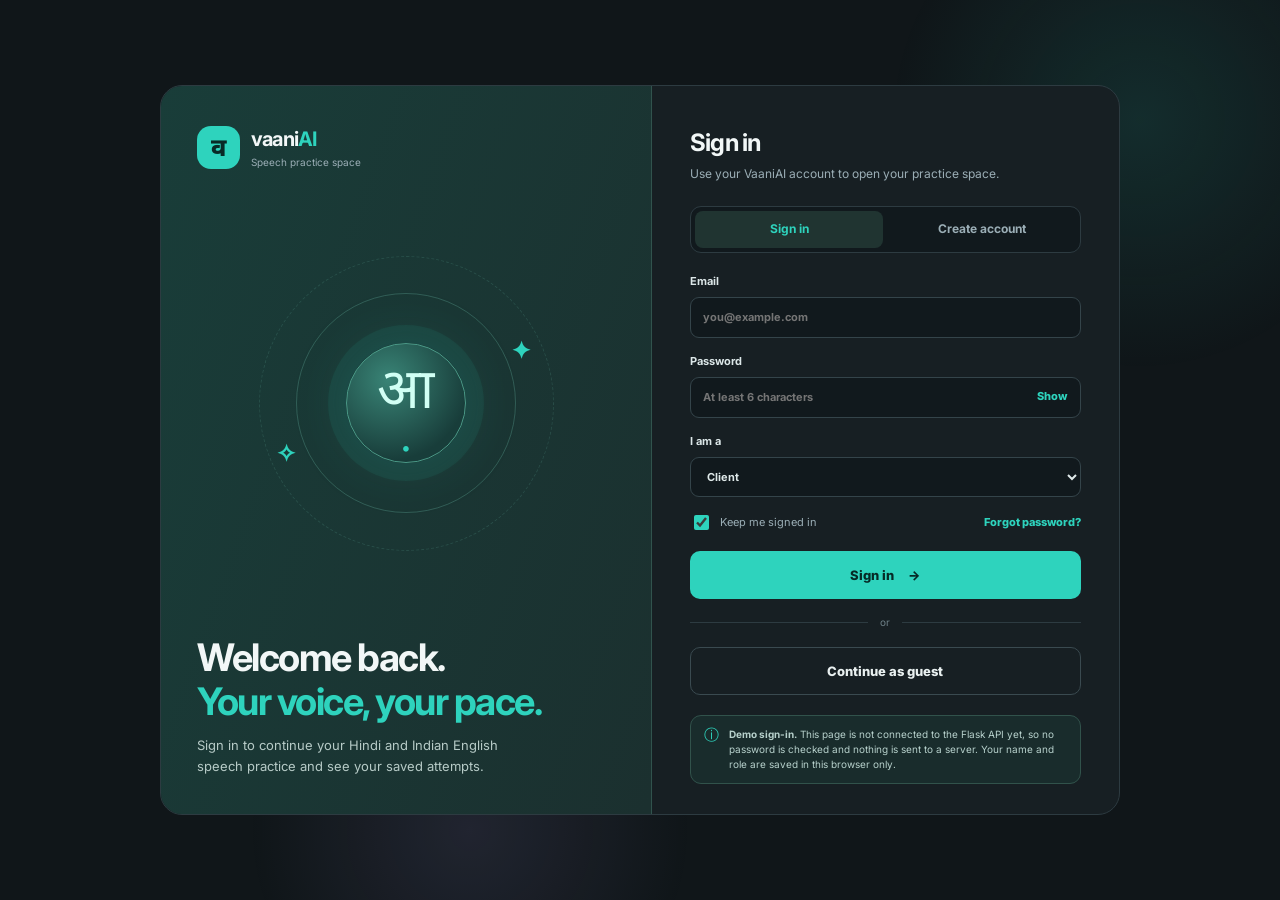
<file: index.html>
<!doctype html>
<html lang="en">
<head>
  <meta charset="utf-8">
  <meta name="viewport" content="width=device-width,initial-scale=1">
  <title>VaaniAI | Speech Practice</title>
  <script>
    /* Show the login screen first unless a demo session exists. */
    try{if(!(localStorage.getItem("vaaniai_demo_signed_in")||sessionStorage.getItem("vaaniai_demo_signed_in")))document.documentElement.classList.add("logged-out")}catch(e){document.documentElement.classList.add("logged-out")}
  </script>
  <link rel="stylesheet" href="styles.css">
  <link rel="stylesheet" href="animations.css">
  <link rel="preconnect" href="https://fonts.googleapis.com">
  <link href="https://fonts.googleapis.com/css2?family=Inter:wght@400;500;600;700;800&family=Noto+Sans+Devanagari:wght@400;500;600;700&display=swap" rel="stylesheet">
</head>
<body>
<!-- ===== Login screen (shown when signed out) ===== -->
<div class="login-shell" id="loginView">
  <div class="login-card">

    <section class="login-hero" aria-hidden="false">
      <a class="brand" href="#" aria-label="VaaniAI home"><span class="logo">व</span><span><b>vaani<span>AI</span></b><small>Speech practice space</small></span></a>

      <div class="hero-art" aria-hidden="true">
        <div class="ring ring1"></div><div class="ring ring2"></div>
        <div class="speech-orb"><em id="loginOrbLetter">आ</em><span>•</span></div>
        <div class="wave"><i></i><i></i><i></i><i></i><i></i><i></i><i></i><i></i><i></i><i></i><i></i></div>
        <b class="star star1">✦</b><b class="star star2">✧</b>
      </div>

      <div>
        <h1>Welcome back.<br><em>Your voice, your pace.</em></h1>
        <p>Sign in to continue your Hindi and Indian English speech practice and see your saved attempts.</p>
      </div>
    </section>

    <section class="login-form-wrap">
      <h2 id="formTitle">Sign in</h2>
      <p id="formSub">Use your VaaniAI account to open your practice space.</p>

      <div class="mode-switch" role="tablist" aria-label="Account mode">
        <button type="button" role="tab" id="tabLogin" aria-selected="true">Sign in</button>
        <button type="button" role="tab" id="tabRegister" aria-selected="false">Create account</button>
      </div>

      <form class="login-form" id="loginForm" novalidate>
        <label class="field only-register" id="nameField" hidden>Full name
          <input type="text" id="fullName" autocomplete="name" placeholder="Your name" maxlength="35">
          <span class="field-error" id="nameError"></span>
        </label>

        <label class="field">Email
          <input type="email" id="email" autocomplete="email" placeholder="you@example.com" required>
          <span class="field-error" id="emailError"></span>
        </label>

        <label class="field">Password
          <span class="pw-row">
            <input type="password" id="password" autocomplete="current-password" placeholder="At least 6 characters" required>
            <button type="button" class="pw-toggle" id="pwToggle" aria-label="Show password" aria-pressed="false">Show</button>
          </span>
          <span class="field-error" id="passwordError"></span>
        </label>

        <label class="field">I am a
          <select id="role">
            <option value="Client">Client</option>
            <option value="Clinician">Clinician</option>
            <option value="Administrator">Administrator</option>
          </select>
        </label>

        <div class="form-row">
          <label class="check"><input type="checkbox" id="remember" checked> Keep me signed in</label>
          <button type="button" class="link-button" id="forgotBtn">Forgot password?</button>
        </div>

        <button class="button primary full" type="submit" id="submitBtn">Sign in <span>→</span></button>
        <div class="divider">or</div>
        <button class="button outline full" type="button" id="guestBtn">Continue as guest</button>
      </form>

      <div class="login-note">
        <span>ⓘ</span>
        <p><b>Demo sign-in.</b> This page is not connected to the Flask API yet, so no password is checked and nothing is sent to a server. Your name and role are saved in this browser only.</p>
      </div>
    </section>
  </div>
</div>

<div class="app">
  <aside class="sidebar" id="sidebar">
    <a class="brand" href="#" aria-label="VaaniAI home"><span class="logo">व</span><span><b>vaani<span>AI</span></b><small>Speech practice space</small></span></a>
    <div class="user-card"><div class="user-avatar" id="userAvatar">Y</div><div><strong id="userName">Yuval</strong><small id="roleLabel">Client workspace</small></div><span class="online-dot"></span></div>
    <nav>
      <button class="nav active" data-tab="home"><span>⌂</span> Home</button>
      <button class="nav" data-tab="practice"><span>♫</span> Speech practice</button>
      <button class="nav" data-tab="progress"><span>▥</span> My progress</button>
      <button class="nav" data-tab="twisters"><span>≈</span> Tongue twisters</button>
      <button class="nav" data-tab="learn"><span>✦</span> Learn & support</button>
    </nav>
    <div class="side-bottom">
      <button class="side-action" id="profileBtn">⚙ Profile & role</button>
      <button class="side-action" id="logoutBtn">⎋ Log out</button>
      <p class="side-foot">A practice aid, not a diagnosis.</p>
    </div>
  </aside>

  <main class="main">
    <header class="topbar">
      <button class="menu-button" id="menuButton" aria-label="Open menu">☰</button>
      <div><p class="overline">HINDI + ENGLISH SPEECH PRACTICE</p><h1 id="pageTitle">Welcome to VaaniAI</h1></div>
      <div class="top-right">
        <div class="profile-wrap">
          <button class="user-chip" id="userChip" aria-haspopup="menu" aria-expanded="false" aria-controls="profileMenu"><span id="chipInitial">Y</span><span id="chipName">Yuval</span><span class="chev" aria-hidden="true">⌄</span></button>
          <div class="profile-menu" id="profileMenu" role="menu" aria-label="Account menu" hidden>
            <div class="pm-head"><span class="pm-avatar" id="pmAvatar">Y</span><div><strong id="pmName">Yuval</strong><small id="pmRole">Client workspace</small></div></div>
            <p class="pm-label">ACCOUNT</p>
            <button class="pm-item" role="menuitem" id="pmEdit"><span>✎</span> Edit name &amp; role</button>
            <button class="pm-item" role="menuitem" data-go="progress"><span>▥</span> My progress</button>
            <p class="pm-label">EXPLORE</p>
            <button class="pm-item" role="menuitem" data-go="twisters"><span>≈</span> Tongue twisters</button>
            <button class="pm-item" role="menuitem" data-go="practice"><span>♫</span> Speech practice</button>
            <button class="pm-item" role="menuitem" data-go="learn"><span>✦</span> Learn &amp; support</button>
            <div class="pm-sep"></div>
            <button class="pm-item pm-danger" role="menuitem" id="pmLogout"><span>⎋</span> Log out</button>
          </div>
        </div>
      </div>
    </header>

    <section class="screen active" id="home">
      <div class="welcome">
        <div class="welcome-copy">
          <span class="tag">YOUR VOICE, YOUR PACE</span>
          <h2>Practice a little.<br><em>Grow with confidence.</em></h2>
          <p>A friendly space to practise speech sounds in Hindi and Indian English, record attempts, and reflect on progress.</p>
          <button class="button primary" data-go="practice">Start a practice session <span>→</span></button>
        </div>
        <div class="welcome-art" aria-hidden="true"><div class="ring ring1"></div><div class="ring ring2"></div><div class="speech-orb"><em id="orbLetter">आ</em><span>•</span></div><div class="wave"><i></i><i></i><i></i><i></i><i></i><i></i><i></i><i></i><i></i><i></i><i></i></div><b class="star star1">✦</b><b class="star star2">✧</b></div>
      </div>
      <div class="section-head"><div><p class="overline">YOUR PRACTICE SPACE</p><h2>Let’s take the next small step</h2></div><span class="date" id="today"></span></div>
      <div class="metrics">
        <article class="metric"><span class="metric-icon teal">♫</span><div><small>Practice attempts</small><strong id="attemptCount">0</strong><p>Saved in this browser</p></div></article>
        <article class="metric"><span class="metric-icon violet">◉</span><div><small>Current language</small><strong id="homeLanguage">Hindi</strong><p>Change it in practice</p></div></article>
        <article class="metric"><span class="metric-icon amber">✦</span><div><small>Practice focus</small><strong class="small-strong" id="homeFocus">Choose a sound</strong><p>One sound at a time</p></div></article>
      </div>
      <div class="home-grid">
        <article class="panel next-step"><div class="panel-head"><div><p class="overline">SUGGESTED ACTIVITY</p><h3>Listen, then try saying it</h3></div><span class="arrow-bubble">↗</span></div><p>Choose a language and target sound. Listen to the example, practise at your own pace, and save your attempt.</p><button class="link-button" data-go="practice">Go to speech practice →</button></article>
        <article class="panel encouragement"><span class="sun">☼</span><p class="overline">REMEMBER</p><h3>Progress is not a race.</h3><p>Take breaks, celebrate effort, and ask a clinician for support when needed.</p></article>
      </div>
      <div class="role-strip"><span>◈</span><div><b>For clinicians and caregivers</b><p>This prototype focuses on the client practice experience. Role-based assignments and clinician dashboards can be connected to your Flask API next.</p></div></div>
    </section>

    <section class="screen" id="practice">
      <div class="page-intro"><div><p class="overline">GUIDED TRAINING · UC2–UC9</p><h2>Speech practice</h2><p>Pick a language, select a sound, listen, and record a practice attempt.</p></div></div>
      <div class="practice-layout">
        <div class="panel practice-settings">
          <div class="panel-title"><span class="number">01</span><div><h3>Choose your practice</h3><p>Start with a language and target sound.</p></div></div>
          <label class="field">Practice language<select id="languageSelect"><option value="Hindi">Hindi · हिन्दी</option><option value="English">Indian English</option></select></label>
          <label class="field">Target sound<select id="soundSelect"></select></label>
          <div class="sound-card"><div class="sound-letter" id="soundLetter">क</div><div><span class="mini-label">TODAY’S SOUND</span><h3 id="soundName">क · ka</h3><p id="soundDescription">Listen to the example, then try saying it.</p></div></div>
          <div class="word-list"><span class="mini-label">PRACTICE WORDS</span><div id="wordChips"></div></div>
          <div class="practice-actions"><button class="button outline" id="listenButton">▶ Listen to example</button><button class="button primary" id="recordButton">● Start recording</button></div>
          <p class="record-status" id="recordStatus">Microphone is off. Start recording when you’re ready.</p>
        </div>
        <div class="panel activity-panel">
          <div class="panel-title"><span class="number">02</span><div><h3>Your attempt</h3><p>Record locally and review before saving.</p></div></div>
          <div class="record-visual" id="recordVisual"><div class="mic-circle">🎙</div><div class="visual-bars"><i></i><i></i><i></i><i></i><i></i><i></i><i></i><i></i><i></i><i></i><i></i><i></i><i></i></div><b id="recordVisualText">Ready when you are</b><small id="recordTimer">00:00</small></div>
          <audio id="audioPlayback" controls hidden></audio>
          <label class="field">How did it feel? <select id="feelingSelect"><option>Easy</option><option>Okay with practice</option><option>Challenging</option><option>Prefer not to say</option></select></label>
          <label class="field">Optional note<textarea id="attemptNote" rows="3" placeholder="What did you notice? (optional)"></textarea></label>
          <button class="button primary full" id="saveAttempt">Save practice attempt</button>
          <p class="small-disclaimer">Prototype note: recordings stay in memory during this page session and are not uploaded to a server.</p>
        </div>
      </div>
    </section>

    <section class="screen" id="progress">
      <div class="page-intro"><div><p class="overline">YOUR JOURNEY</p><h2>My progress</h2><p>Review saved attempts and notice your practice habits over time.</p></div></div>
      <div class="progress-summary">
        <article class="progress-card"><small>Saved attempts</small><strong id="progressTotal">0</strong><span>Across all practice sessions</span></article>
        <article class="progress-card"><small>Languages explored</small><strong id="languageTotal">0</strong><span>Based on saved attempts</span></article>
        <article class="progress-card"><small>Most practised sound</small><strong id="mostPracticed">—</strong><span>From your saved attempts</span></article>
      </div>
      <div class="panel history-panel"><div class="panel-head"><div><p class="overline">SESSION LOG</p><h3>Your recent attempts</h3></div><button class="button outline" id="exportButton">Export CSV ↓</button></div><div id="attemptHistory" class="attempt-history"></div></div>
      <div class="role-strip"><span>ⓘ</span><div><b>About progress feedback</b><p>These counts describe saved practice activity only. They are not clinical scores, speech accuracy measurements, or a diagnosis.</p></div></div>
    </section>

    <section class="screen" id="twisters">
      <div class="page-intro"><div><p class="overline">SOUND PLAY · HINDI + ENGLISH</p><h2>Tongue twisters</h2><p>See where your tongue goes for each sound, then play with fun phrases: slowly first, then faster.</p></div></div>
      <div class="safety-note"><span>ⓘ</span><p><b>Have fun with it:</b> tongue twisters are meant to be tricky. Stop if your mouth feels tired or sore. This is playful practice, not a speech test or diagnosis.</p></div>
      <div class="twister-layout">
        <div class="panel mouth-panel">
          <div class="panel-title"><span class="number">01</span><div><h3>Where does my tongue go?</h3><p>Pick a sound and watch the tongue move (side view of the mouth).</p></div></div>
          <div class="mouth-stage">
            <svg id="mouthSvg" viewBox="30 8 196 190" role="img" aria-labelledby="mouthSvgTitle">
              <title id="mouthSvgTitle">Side view of a mouth showing where the tongue moves for the chosen sound</title>
              <defs><marker id="mArrow" viewBox="0 0 10 10" refX="8" refY="5" markerWidth="5" markerHeight="5" orient="auto"><path d="M0,0 L10,5 L0,10 z" fill="#d6eaff"/></marker></defs>
              <rect class="m-head" x="34" y="14" width="178" height="182" rx="46"/>
              <path class="m-cavity" d="M196,80 C182,80 172,72 160,63 C136,46 100,44 80,56 C62,66 54,84 52,100 L50,172 C100,184 160,170 194,134 Z"/>
              <path id="mTongue" class="m-tongue" d=""/>
              <path class="m-palate" d="M196,80 C182,80 172,72 160,63 C136,46 100,44 80,56 C62,66 54,84 52,100"/>
              <rect class="m-teeth" x="184" y="76" width="11" height="20" rx="3"/>
              <rect class="m-teeth" x="184" y="108" width="11" height="20" rx="3"/>
              <rect id="mLipU" class="m-lip" x="194" y="56" width="24" height="28" rx="11"/>
              <rect id="mLipL" class="m-lip" x="194" y="118" width="24" height="26" rx="11"/>
              <path id="mAir" class="m-air" d="" marker-end="url(#mArrow)"/>
              <circle id="mRing" class="m-ring" r="5" cx="0" cy="0"/>
              <circle id="mDot" class="m-dot" r="5" cx="0" cy="0"/>
              <text class="m-label" x="40" y="42">soft palate</text>
              <text class="m-label" x="108" y="34" text-anchor="middle">hard palate</text>
              <text class="m-label" x="168" y="50" text-anchor="middle">ridge</text>
              <text class="m-label" x="190" y="158" text-anchor="middle">teeth</text>
              <text class="m-label in" x="68" y="164">tongue</text>
            </svg>
          </div>
          <div class="sound-tabs" id="mouthTabs" aria-label="Choose a sound"></div>
          <div class="mouth-info" id="mouthInfo">
            <span class="mini-label" id="mouthKicker"></span>
            <h3 id="mouthTitle"></h3>
            <ol class="mouth-steps" id="mouthSteps"></ol>
            <p class="mouth-tip" id="mouthTip"></p>
            <div class="practice-actions"><button class="button outline" id="mouthHear">▶ Hear the sound</button><button class="button outline" id="mouthReplay">↻ Replay the movement</button></div>
          </div>
        </div>
        <div class="panel twister-panel">
          <div class="panel-title"><span class="number">02</span><div><h3>Try a tongue twister</h3><p>Listen, then say it along. Tap a move to see how to shape it.</p></div></div>
          <div class="ladder" aria-label="Practice ladder"><b>1 · Slow</b><span>→</span><b>2 · Normal</b><span>→</span><b>3 · Fast</b></div>
          <div class="seg" id="twisterFilter" aria-label="Filter by language"><button type="button" data-filter="all" aria-pressed="true">All</button><button type="button" data-filter="hi" aria-pressed="false">हिन्दी</button><button type="button" data-filter="en" aria-pressed="false">English</button></div>
          <div class="twister-list" id="twisterList"></div>
          <p class="small-disclaimer">Audio uses your browser’s built-in voice. If a Hindi voice is not installed on your device, add one in your system language settings. Ready to record yourself? <button type="button" class="link-button" data-go="practice">Go to speech practice →</button></p>
        </div>
      </div>
    </section>

    <section class="screen" id="learn">
      <div class="page-intro"><div><p class="overline">SUPPORTIVE PRACTICE</p><h2>Learn & support</h2><p>Simple tips for a calm, positive practice routine.</p></div></div>
      <div class="feature-resource"><div class="feature-symbol">आ</div><div><span class="tag">START HERE</span><h3>Make practice feel comfortable</h3><p>Choose a quiet place, keep practice sessions short, and encourage trying without pressure. Every attempt is useful information.</p></div></div>
      <div class="resource-grid">
        <article class="resource-card"><div class="resource-icon teal">耳</div><span class="mini-label">LISTENING</span><h3>Listen before speaking</h3><p>Listen to the example sound carefully. Repeat it at a comfortable pace and take breaks when needed.</p><button class="link-button learn-more" data-topic="listening">Read tips →</button></article>
        <article class="resource-card"><div class="resource-icon violet">♫</div><span class="mini-label">SPEAKING</span><h3>Practise without pressure</h3><p>Try a sound in a word, then return to it later. Avoid treating one difficult attempt as failure.</p><button class="link-button learn-more" data-topic="speaking">Read tips →</button></article>
        <article class="resource-card"><div class="resource-icon amber">♡</div><span class="mini-label">CAREGIVERS</span><h3>Encourage communication</h3><p>Listen patiently, allow time to respond, and praise effort rather than demanding perfect repetition.</p><button class="link-button learn-more" data-topic="caregiver">Read tips →</button></article>
        <article class="resource-card"><div class="resource-icon blue">♧</div><span class="mini-label">CLINICIANS</span><h3>Use professional guidance</h3><p>Practice targets and interpretations should be guided by a qualified speech-language professional.</p><button class="link-button learn-more" data-topic="clinician">Read tips →</button></article>
      </div>
      <div class="safety-note"><span>ⓘ</span><p>VaaniAI is designed as a practice aid. Do not use this demo to make diagnostic decisions. Seek a qualified professional for concerns about speech development.</p></div>
    </section>

    <footer><span>vaaniAI</span><span>Hindi + Indian English · Speech practice, not diagnosis</span></footer>
  </main>
</div>

<div class="toast" id="toast" role="status" aria-live="polite"></div>
<div class="modal-shade" id="modalShade" hidden><div class="modal" role="dialog" aria-modal="true" aria-labelledby="modalTitle"><button class="modal-x" id="modalX" aria-label="Close">×</button><p class="overline">PRACTICE GUIDANCE</p><h2 id="modalTitle">Helpful tips</h2><div id="modalContent"></div><button class="button primary" id="modalOkay">Got it</button></div></div>
<script src="app.js"></script>
</body>
</html>
</file>
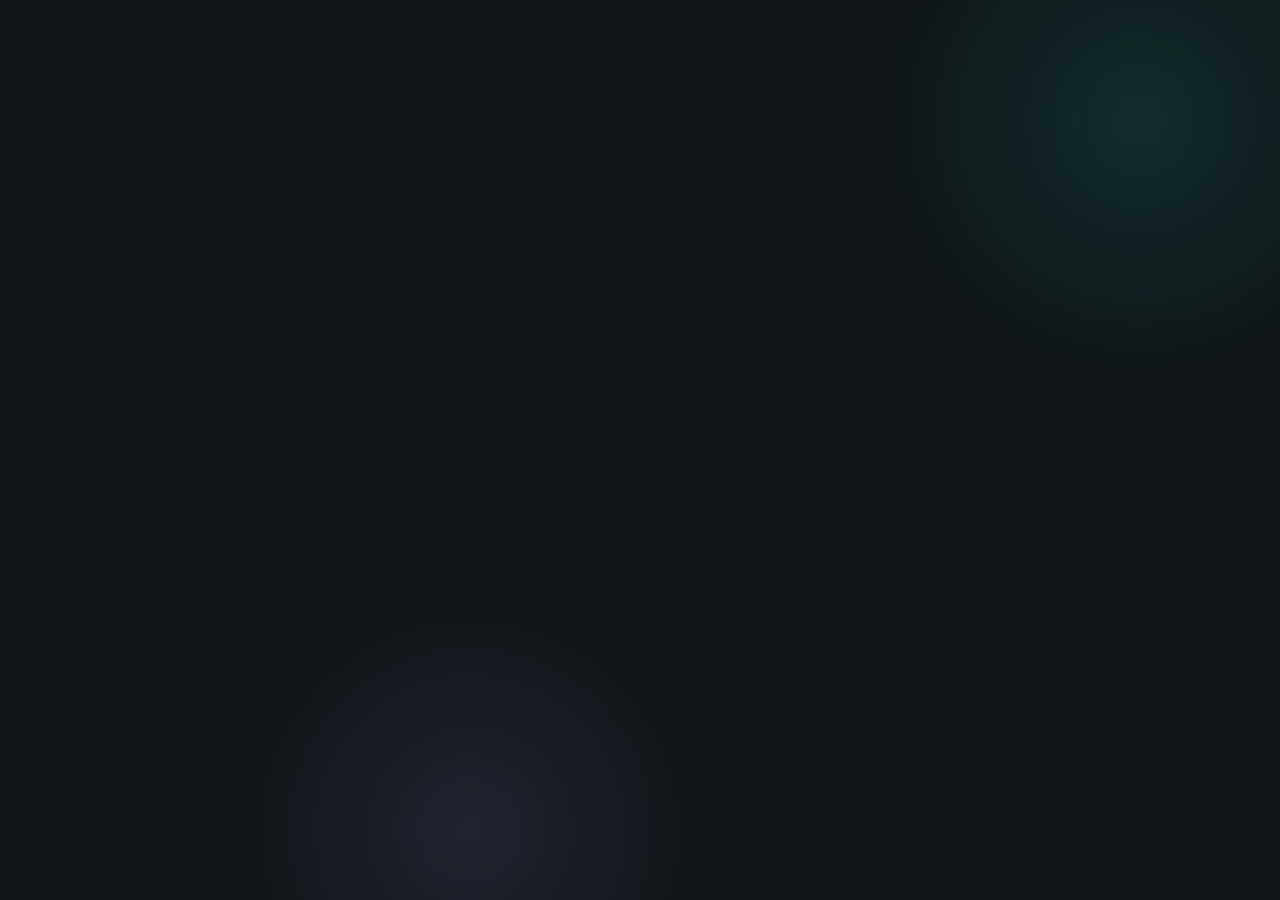
<file: login.html>
<!doctype html>
<html lang="en">
<head>
  <meta charset="utf-8">
  <meta name="viewport" content="width=device-width,initial-scale=1">
  <title>Sign in | VaaniAI</title>
  <!-- Same two stylesheets as index.html: gives the identical dark background, ambient glow, fonts and tokens -->
  <link rel="stylesheet" href="styles.css">
  <link rel="stylesheet" href="animations.css">
  <link rel="preconnect" href="https://fonts.googleapis.com">
  <link href="https://fonts.googleapis.com/css2?family=Inter:wght@400;500;600;700;800&family=Noto+Sans+Devanagari:wght@400;500;600;700&display=swap" rel="stylesheet">
  <link rel="stylesheet" href="login.css">
</head>
<body>
<div class="login-shell">
  <div class="login-card">

    <section class="login-hero" aria-hidden="false">
      <a class="brand" href="index.html" aria-label="VaaniAI home"><span class="logo">व</span><span><b>vaani<span>AI</span></b><small>Speech practice space</small></span></a>

      <div class="hero-art" aria-hidden="true">
        <div class="ring ring1"></div><div class="ring ring2"></div>
        <div class="speech-orb"><em id="orbLetter">आ</em><span>•</span></div>
        <div class="wave"><i></i><i></i><i></i><i></i><i></i><i></i><i></i><i></i><i></i><i></i><i></i></div>
        <b class="star star1">✦</b><b class="star star2">✧</b>
      </div>

      <div>
        <h1>Welcome back.<br><em>Your voice, your pace.</em></h1>
        <p>Sign in to continue your Hindi and Indian English speech practice and see your saved attempts.</p>
      </div>
    </section>

    <section class="login-form-wrap">
      <h2 id="formTitle">Sign in</h2>
      <p id="formSub">Use your VaaniAI account to open your practice space.</p>

      <div class="mode-switch" role="tablist" aria-label="Account mode">
        <button type="button" role="tab" id="tabLogin" aria-selected="true">Sign in</button>
        <button type="button" role="tab" id="tabRegister" aria-selected="false">Create account</button>
      </div>

      <form class="login-form" id="loginForm" novalidate>
        <label class="field only-register" id="nameField" hidden>Full name
          <input type="text" id="fullName" autocomplete="name" placeholder="Your name" maxlength="35">
          <span class="field-error" id="nameError"></span>
        </label>

        <label class="field">Email
          <input type="email" id="email" autocomplete="email" placeholder="you@example.com" required>
          <span class="field-error" id="emailError"></span>
        </label>

        <label class="field">Password
          <span class="pw-row">
            <input type="password" id="password" autocomplete="current-password" placeholder="At least 6 characters" required>
            <button type="button" class="pw-toggle" id="pwToggle" aria-label="Show password" aria-pressed="false">Show</button>
          </span>
          <span class="field-error" id="passwordError"></span>
        </label>

        <label class="field">I am a
          <select id="role">
            <option value="Client">Client</option>
            <option value="Clinician">Clinician</option>
            <option value="Administrator">Administrator</option>
          </select>
        </label>

        <div class="form-row">
          <label class="check"><input type="checkbox" id="remember" checked> Keep me signed in</label>
          <button type="button" class="link-button" id="forgotBtn">Forgot password?</button>
        </div>

        <button class="button primary full" type="submit" id="submitBtn">Sign in <span>→</span></button>
        <div class="divider">or</div>
        <button class="button outline full" type="button" id="guestBtn">Continue as guest</button>
      </form>

      <div class="login-note">
        <span>ⓘ</span>
        <p><b>Demo sign-in.</b> This page is not connected to the Flask API yet, so no password is checked and nothing is sent to a server. Your name and role are saved in this browser only.</p>
      </div>
    </section>
  </div>
</div>

<div class="toast" id="toast" role="status" aria-live="polite"></div>

<script src="login.js"></script>
</body>
</html>
</file>
<file: styles.css>
*{box-sizing:border-box} :root{--bg:#101619;--panel:#171f23;--panel2:#1c282b;--line:#2d3b41;--text:#f2f7f7;--muted:#9baeb6;--teal:#2ed3bd;--teal2:#baf4e9;--violet:#ded5ff;--amber:#ffe2ba;--blue:#d6eaff}body{margin:0;background:var(--bg);color:var(--text);font:14px/1.55 Inter,"Noto Sans Devanagari",sans-serif}button,input,select,textarea{font:inherit}button{cursor:pointer}.app{display:flex;min-height:100vh}.sidebar{width:250px;flex-shrink:0;background:#131a1e;border-right:1px solid var(--line);padding:25px 17px 18px;display:flex;flex-direction:column;min-height:100vh}.brand{display:flex;align-items:center;gap:11px;padding:0 7px 27px;text-decoration:none;color:var(--text)}.logo{width:43px;height:43px;border-radius:14px;display:grid;place-items:center;background:var(--teal);color:#092a26;font-size:25px;font-weight:800}.brand b{font-size:20px;letter-spacing:-.8px}.brand b span{color:var(--teal)}.brand small{display:block;color:var(--muted);font-size:10px;margin-top:0}.user-card{display:flex;align-items:center;gap:10px;padding:14px 9px;border-block:1px solid var(--line);margin-bottom:24px}.user-avatar{width:37px;height:37px;border-radius:50%;display:grid;place-items:center;background:#254d49;color:var(--teal);font-weight:800}.user-card strong{font-size:12px;display:block}.user-card small{font-size:10px;color:var(--muted)}.online-dot{width:7px;height:7px;border-radius:50%;background:var(--teal);margin-left:auto}.sidebar nav{display:grid;gap:7px}.nav{display:flex;gap:13px;align-items:center;border:0;background:transparent;color:#a8b8be;text-align:left;padding:12px 13px;border-radius:10px;font-weight:600}.nav span{width:18px;font-size:19px;text-align:center}.nav:hover,.nav.active{background:#203431;color:var(--teal)}.side-bottom{margin-top:auto}.privacy{display:flex;gap:10px;padding:13px 11px;border:1px solid var(--line);border-radius:12px;color:var(--teal);margin-bottom:12px}.privacy b{display:block;color:#e5f0f0;font-size:11px}.privacy small{display:block;color:var(--muted);font-size:10px;line-height:1.45;margin-top:3px}.side-action{background:transparent;border:0;color:#b5c3c8;padding:10px;width:100%;text-align:left}.side-foot{color:#6f8289;font-size:10px;padding:0 10px}.main{width:calc(100% - 250px);max-width:1600px;padding:26px clamp(20px,4vw,58px) 18px;margin:0 auto}.topbar{display:flex;align-items:center;justify-content:space-between;gap:16px;margin-bottom:28px}.overline{font-size:10px;letter-spacing:1.6px;font-weight:800;color:var(--teal);margin:0 0 6px}.topbar h1{font-size:26px;letter-spacing:-.9px;margin:0}.top-right{display:flex;align-items:center;gap:18px}.user-chip{display:flex;align-items:center;gap:8px;background:#192226;border:1px solid var(--line);border-radius:24px;padding:5px 10px;color:#e9f0f1;font-size:11px}.user-chip span:first-child{width:25px;height:25px;border-radius:50%;display:grid;place-items:center;background:#254d49;color:var(--teal);font-weight:800}.menu-button{display:none;background:#1b2529;border:1px solid var(--line);color:var(--text);border-radius:9px;padding:8px}.screen{display:none;animation:appear .2s ease}.screen.active{display:block}@keyframes appear{from{opacity:.4;transform:translateY(3px)}to{opacity:1;transform:none}}.welcome{min-height:285px;border:1px solid #31534d;border-radius:20px;background:linear-gradient(110deg,#193d39,#1b302f 62%,#202d30);padding:31px 35px;display:flex;align-items:center;position:relative;overflow:hidden}.welcome-copy{max-width:520px;position:relative;z-index:2}.tag{display:inline-block;border-radius:30px;background:#c7f5e9;color:#17463d;padding:5px 10px;font-size:9px;letter-spacing:.5px;font-weight:800}.welcome h2{font-size:clamp(31px,3.3vw,44px);line-height:1.12;letter-spacing:-1.8px;margin:16px 0 13px}.welcome h2 em{font-style:normal;color:var(--teal)}.welcome p{color:#b7cbc7;font-size:13px;max-width:450px;margin:0 0 22px}.button{display:inline-flex;align-items:center;justify-content:center;gap:14px;padding:11px 16px;border-radius:10px;font-size:12px;font-weight:800;border:1px solid transparent;transition:.15s}.button:hover{transform:translateY(-1px);filter:brightness(1.06)}.primary{background:var(--teal);color:#062a26}.outline{background:transparent;border-color:#3a4a50;color:#e9f0f0}.welcome-art{position:absolute;right:2%;top:0;width:43%;height:100%;display:grid;place-items:center}.ring{position:absolute;width:220px;height:220px;border:1px solid #4e8b7e77;border-radius:50%}.ring2{width:295px;height:295px;border-style:dashed;opacity:.6}.speech-orb{width:120px;height:120px;border-radius:50%;display:grid;place-items:center;background:radial-gradient(circle at 35% 30%,#398476,#183d3a 72%);border:1px solid #4a9987;box-shadow:0 0 0 18px #2ed3bd13,0 0 60px #2ed3bd25;color:#d1fff4;font-size:56px;z-index:2}.speech-orb span{font-size:18px;color:var(--teal)}.wave{position:absolute;display:flex;align-items:center;gap:6px;opacity:.2}.wave i{width:4px;height:28px;background:var(--teal);border-radius:9px}.wave i:nth-child(2n){height:60px}.wave i:nth-child(3n){height:90px}.star{position:absolute;color:var(--teal);font-size:24px}.star1{top:19%;right:20%}.star2{bottom:20%;left:19%}.section-head{display:flex;align-items:end;justify-content:space-between;margin:29px 0 15px}.section-head h2{font-size:20px;margin:0;letter-spacing:-.5px}.date{font-size:11px;color:var(--muted)}.metrics{display:grid;grid-template-columns:repeat(3,minmax(0,1fr));gap:14px}.metric{background:var(--panel);border:1px solid var(--line);border-radius:14px;padding:17px;display:flex;gap:13px;align-items:flex-start}.metric-icon{width:37px;height:37px;flex-shrink:0;border-radius:11px;display:grid;place-items:center;font-size:18px}.metric-icon.teal,.resource-icon.teal{background:#c6f5e9;color:#1d655a}.metric-icon.violet,.resource-icon.violet{background:var(--violet);color:#58438d}.metric-icon.amber,.resource-icon.amber{background:var(--amber);color:#8a5a2c}.resource-icon.blue{background:var(--blue);color:#315d80}.metric small{display:block;color:var(--muted);font-size:10px}.metric strong{display:block;font-size:23px;letter-spacing:-.6px;margin:2px 0}.metric strong.small-strong{font-size:15px}.metric p{font-size:10px;color:#73868d;margin:0}.home-grid{display:grid;grid-template-columns:1.4fr 1fr;gap:14px;margin-top:14px}.panel{background:var(--panel);border:1px solid var(--line);border-radius:15px;padding:21px}.panel-head{display:flex;justify-content:space-between;align-items:center;gap:15px}.panel h3{font-size:16px;margin:0 0 8px;letter-spacing:-.3px}.panel p{color:var(--muted);font-size:12px}.next-step>p{max-width:540px}.arrow-bubble{width:34px;height:34px;border-radius:10px;display:grid;place-items:center;background:#203b37;color:var(--teal);font-size:19px}.link-button{background:transparent;border:0;color:var(--teal);font-size:12px;font-weight:800;padding:8px 0}.encouragement{background:#1c292b}.sun{font-size:24px;color:#f5d294}.encouragement .overline{color:#f5d294}.role-strip{display:flex;gap:12px;align-items:flex-start;margin-top:15px;border:1px solid #2f4a46;background:#172523;border-radius:12px;padding:13px 15px;color:var(--teal)}.role-strip>span{font-size:19px}.role-strip b{color:#e8f3f1;font-size:11px}.role-strip p{font-size:11px;color:#9eb4b0;margin:3px 0 0}.page-intro{display:flex;justify-content:space-between;align-items:center;margin:4px 0 22px}.page-intro h2{font-size:27px;letter-spacing:-.8px;margin:0}.page-intro p:not(.overline){color:var(--muted);font-size:12px;margin:5px 0 0}.safety-note{display:flex;gap:12px;background:#192c2c;border:1px solid #31524b;border-radius:12px;padding:12px 15px;color:#b7d1cc;margin-bottom:16px}.safety-note>span{font-size:18px;color:var(--teal)}.safety-note p{font-size:11px;margin:0}.safety-note b{color:#e9fbf7}.practice-layout{display:grid;grid-template-columns:1.15fr 1fr;gap:15px}.panel-title{display:flex;align-items:center;gap:12px;margin-bottom:22px}.number{width:37px;height:37px;flex-shrink:0;display:grid;place-items:center;background:#244642;color:var(--teal);border-radius:11px;font-weight:800}.panel-title h3{margin:0;font-size:15px}.panel-title p{margin:3px 0 0;font-size:11px}.field{display:flex;flex-direction:column;gap:7px;color:#dce7e8;font-size:11px;font-weight:700;margin-bottom:15px}.field select,.field textarea{width:100%;background:#11191d;border:1px solid #34444a;border-radius:9px;padding:11px 12px;color:#dfe9e9;outline:none}.field select:focus,.field textarea:focus{border-color:var(--teal)}.field textarea{resize:vertical}.sound-card{display:flex;align-items:center;gap:15px;background:#1b2d2d;border:1px solid #31504b;border-radius:13px;padding:15px;margin:18px 0}.sound-letter{width:62px;height:62px;display:grid;place-items:center;background:#c8f5e9;color:#174c42;border-radius:15px;font-size:31px;font-family:"Noto Sans Devanagari",sans-serif}.mini-label{font-size:9px;letter-spacing:1.1px;color:var(--teal);font-weight:800}.sound-card h3{font-size:17px;margin:2px 0}.sound-card p{font-size:11px;margin:0}.word-list{margin-bottom:19px}.word-list>div{display:flex;flex-wrap:wrap;gap:7px;margin-top:8px}.word-chip{border:1px solid #36474c;background:#202a2e;border-radius:8px;padding:5px 9px;color:#dce8e8;font-size:11px}.practice-actions{display:flex;gap:9px;flex-wrap:wrap}.record-status{font-size:10px!important;margin:10px 0 0!important}.record-visual{min-height:190px;display:flex;flex-direction:column;align-items:center;justify-content:center;border:1px dashed #3c5558;background:radial-gradient(circle,#203735,#172124 68%);border-radius:14px;margin-bottom:18px;position:relative;overflow:hidden}.mic-circle{width:60px;height:60px;border-radius:50%;display:grid;place-items:center;background:#264d47;font-size:27px;box-shadow:0 0 0 10px #2ed3bd10}.visual-bars{height:40px;display:flex;align-items:center;gap:4px;margin:11px 0}.visual-bars i{width:3px;height:9px;background:#3f8278;border-radius:5px}.record-visual.recording .visual-bars i{animation:pulse .6s infinite alternate}.visual-bars i:nth-child(2n){animation-delay:.15s}.visual-bars i:nth-child(3n){animation-delay:.3s}@keyframes pulse{to{height:35px;background:var(--teal)}}.record-visual b{font-size:11px}.record-visual small{color:var(--muted);margin-top:3px}.full{width:100%}.small-disclaimer{font-size:10px!important;color:#71868c!important;margin:12px 0 0}.progress-summary{display:grid;grid-template-columns:repeat(3,minmax(0,1fr));gap:14px;margin-bottom:16px}.progress-card{background:var(--panel);border:1px solid var(--line);border-radius:14px;padding:19px}.progress-card small,.progress-card span{display:block;color:var(--muted);font-size:10px}.progress-card strong{display:block;font-size:27px;margin:7px 0 2px}.history-panel{padding:22px}.attempt-history{display:grid;gap:10px;margin-top:16px}.attempt-row{display:flex;justify-content:space-between;gap:14px;padding:14px;border:1px solid #2d3b41;border-radius:11px;background:#141c20}.attempt-row h4{margin:0 0 4px;font-size:12px}.attempt-row p{margin:3px 0;font-size:10px;white-space:pre-wrap}.attempt-tag{font-size:10px;color:var(--teal);white-space:nowrap}.empty{padding:40px 15px;text-align:center;border:1px dashed #35464b;border-radius:12px;color:var(--muted);font-size:12px}.feature-resource{display:flex;gap:18px;align-items:center;padding:23px;background:linear-gradient(110deg,#1b3c38,#202c2d);border:1px solid #34534d;border-radius:16px;margin-bottom:16px}.feature-symbol{width:68px;height:68px;flex-shrink:0;display:grid;place-items:center;background:#2c655a;border-radius:18px;color:#d3fff3;font-size:34px;font-family:"Noto Sans Devanagari",sans-serif}.feature-resource h3{font-size:19px;margin:10px 0 4px}.feature-resource p{font-size:12px;color:#b6c9c5;margin:0;max-width:720px}.resource-grid{display:grid;grid-template-columns:repeat(2,minmax(0,1fr));gap:14px}.resource-card{padding:20px;background:var(--panel);border:1px solid var(--line);border-radius:14px}.resource-icon{width:39px;height:39px;border-radius:11px;display:grid;place-items:center;font-size:18px;margin-bottom:13px}.resource-card h3{font-size:15px;margin:7px 0}.resource-card p{font-size:11px;color:var(--muted);min-height:42px}.main footer{display:flex;justify-content:space-between;gap:10px;border-top:1px solid var(--line);padding-top:16px;margin-top:30px;color:#71848b;font-size:10px}.toast{position:fixed;right:24px;bottom:24px;z-index:30;background:#d1f8ed;color:#133c36;padding:13px 17px;border-radius:10px;box-shadow:0 10px 30px #0005;font-weight:800;font-size:12px;opacity:0;transform:translateY(8px);pointer-events:none;transition:.2s}.toast.show{opacity:1;transform:none}.modal-shade{position:fixed;inset:0;background:#0009;display:grid;place-items:center;padding:20px;z-index:40}.modal-shade[hidden]{display:none}.modal{width:min(100%,470px);background:#172125;border:1px solid var(--line);border-radius:17px;padding:27px;position:relative}.modal h2{margin:0 0 12px;font-size:22px}.modal li,.modal p{font-size:12px;color:#b7c7cc}.modal-x{position:absolute;right:15px;top:10px;border:0;background:none;color:var(--muted);font-size:27px}.menu-button{font-size:18px}
@media(max-width:1050px){.sidebar{width:220px}.main{width:calc(100% - 220px);padding:23px}.welcome{padding:26px}.welcome-art{right:-7%;width:42%}.home-grid{grid-template-columns:1fr}.practice-layout{grid-template-columns:1fr}.metrics{gap:9px}.metric{padding:13px;gap:9px}}
@media(max-width:720px){.app{display:block}.sidebar{position:fixed;z-index:50;left:-270px;top:0;bottom:0;width:250px;transition:left .25s;box-shadow:15px 0 35px #0005}.sidebar.open{left:0}.main{width:100%;padding:18px 15px}.topbar{justify-content:flex-start;gap:10px;margin-bottom:22px}.menu-button{display:block}.topbar h1{font-size:21px}.top-right{margin-left:auto;gap:7px}.user-chip{padding:4px 6px}.user-chip #chipName{display:none}.welcome{min-height:330px;padding:24px 20px;align-items:flex-start}.welcome h2{font-size:33px}.welcome-copy{max-width:100%}.welcome p{max-width:95%}.welcome-art{width:80%;height:150px;right:-22%;top:auto;bottom:-20px;opacity:.35}.speech-orb{width:85px;height:85px;font-size:42px}.ring{width:150px;height:150px}.ring2{width:205px;height:205px}.section-head{align-items:flex-start;flex-direction:column;gap:8px}.section-head h2{font-size:18px}.metrics,.progress-summary{grid-template-columns:1fr}.metric{align-items:center}.metric-icon{flex-shrink:0}.page-intro h2{font-size:23px}.page-intro{gap:10px}.practice-actions .button{flex:1}.panel{padding:17px}.form-footer{flex-direction:column}.resource-grid{grid-template-columns:1fr}.feature-resource{align-items:flex-start;padding:17px;gap:13px}.feature-symbol{width:48px;height:48px;font-size:25px}.feature-resource h3{font-size:16px}.main footer{flex-direction:column}.panel-head{align-items:flex-start}.attempt-row{flex-direction:column}.attempt-tag{white-space:normal}}

/* ===== Login screen (merged from login.css) ===== */
.login-shell{min-height:100vh;display:grid;place-items:center;padding:24px}
.login-card{width:min(100%,960px);display:grid;grid-template-columns:1.05fr 1fr;border:1px solid var(--line);border-radius:22px;overflow:hidden;background:var(--panel);animation:riseIn .7s var(--ease-out) backwards}

/* Left: same hero gradient and orb as the home welcome panel */
.login-hero{position:relative;overflow:hidden;padding:38px 36px;display:flex;flex-direction:column;justify-content:space-between;min-height:560px;border-right:1px solid #31534d;background:linear-gradient(110deg,#193d39,#1b302f 62%,#202d30);background-size:160% 160%;animation:bgShift 14s ease-in-out infinite alternate}
.login-hero .brand{padding:0}
.login-hero h1{font-size:clamp(28px,3vw,38px);line-height:1.15;letter-spacing:-1.5px;margin:0 0 12px;position:relative;z-index:2}
.login-hero h1 em{font-style:normal;color:var(--teal)}
.login-hero p{color:#b7cbc7;font-size:13px;max-width:340px;margin:0;position:relative;z-index:2}
.hero-art{position:relative;height:230px;display:grid;place-items:center;margin:10px 0}
.hero-art .ring{left:50%;top:50%;margin:-110px 0 0 -110px}
.hero-art .ring2{margin:-147px 0 0 -147px}
.hero-art .wave{left:50%;top:50%;transform:translate(-50%,-50%)}

/* Right: form */
.login-form-wrap{padding:38px 38px 30px;display:flex;flex-direction:column;justify-content:center}
.login-form-wrap h2{font-size:24px;letter-spacing:-.7px;margin:0 0 4px}
.login-form-wrap>p{color:var(--muted);font-size:12px;margin:0 0 22px}
.mode-switch{display:grid;grid-template-columns:1fr 1fr;gap:4px;padding:4px;background:#11191d;border:1px solid var(--line);border-radius:11px;margin-bottom:20px}
.mode-switch button{border:0;background:transparent;color:var(--muted);padding:9px;border-radius:8px;font-size:12px;font-weight:700;transition:background .2s,color .2s}
.mode-switch button[aria-selected="true"]{background:#203431;color:var(--teal)}
.login-form .field input,.login-form .field select{width:100%;background:#11191d;border:1px solid #34444a;border-radius:9px;padding:11px 12px;color:#dfe9e9;outline:none;transition:border-color .2s,box-shadow .25s}
.login-form .field input:focus,.login-form .field select:focus{border-color:var(--teal);box-shadow:0 0 0 3px #2ed3bd22}
.login-form .field input[aria-invalid="true"]{border-color:#ff8f85}
.field-error{color:#ff9d94;font-size:10px;font-weight:600;min-height:0;margin:0}
.field-error:empty{display:none}
.pw-row{position:relative}
.pw-row input{padding-right:64px}
.pw-toggle{position:absolute;right:6px;top:50%;transform:translateY(-50%);background:transparent;border:0;color:var(--teal);font-size:11px;font-weight:800;padding:6px 8px;border-radius:7px}
.pw-toggle:hover{background:#203431}
.form-row{display:flex;justify-content:space-between;align-items:center;gap:10px;margin:2px 0 18px;font-size:11px;color:var(--muted)}
.check{display:flex;align-items:center;gap:8px;cursor:pointer}
.check input{accent-color:var(--teal);width:15px;height:15px}
.login-form .link-button{padding:0;font-size:11px}
.login-form .button.full{padding:13px 16px;font-size:13px}
.divider{display:flex;align-items:center;gap:12px;color:#6f8289;font-size:10px;margin:16px 0}
.divider::before,.divider::after{content:"";flex:1;height:1px;background:var(--line)}
.login-note{display:flex;gap:10px;margin-top:20px;padding:11px 13px;background:#192c2c;border:1px solid #31524b;border-radius:11px;color:#b7d1cc;font-size:10px;line-height:1.5}
.login-note span{color:var(--teal);font-size:15px;line-height:1}
.login-note p{margin:0;color:inherit;font-size:10px}
.only-register[hidden]{display:none}

:focus-visible{outline:2px solid var(--teal);outline-offset:2px}

@media(max-width:820px){
  .login-card{grid-template-columns:1fr;max-width:460px}
  .login-hero{min-height:0;padding:26px 24px;border-right:0;border-bottom:1px solid #31534d}
  .hero-art{display:none}
  .login-hero h1{font-size:26px;margin-top:22px}
  .login-form-wrap{padding:26px 24px 24px}
}

/* Signed-out / signed-in switch. The class is set on <html> by the inline script in index.html and by app.js */
html:not(.logged-out) .login-shell{display:none}
html.logged-out .app{display:none}
#loginOrbLetter{display:inline-block;font-style:normal;transition:opacity .3s,transform .35s var(--ease-spring)}
#loginOrbLetter.out{opacity:0;transform:scale(.6) translateY(10px)}


/* ===== Profile dropdown ===== */
.profile-wrap{position:relative}
.user-chip{cursor:pointer}
.user-chip .chev{display:inline-block;font-size:13px;line-height:1;margin-left:2px;transition:transform .25s var(--ease-spring,ease)}
.user-chip[aria-expanded="true"]{border-color:var(--teal)}
.user-chip[aria-expanded="true"] .chev{transform:rotate(180deg)}
.profile-menu{position:absolute;right:0;top:calc(100% + 10px);width:252px;z-index:35;background:#172125;border:1px solid var(--line);border-radius:14px;padding:8px;box-shadow:0 18px 44px #000a}
.profile-menu[hidden]{display:none}
.pm-head{display:flex;gap:10px;align-items:center;padding:10px 10px 12px;border-bottom:1px solid var(--line);margin-bottom:4px}
.pm-avatar{width:36px;height:36px;flex-shrink:0;border-radius:50%;display:grid;place-items:center;background:#254d49;color:var(--teal);font-weight:800}
.pm-head strong{display:block;font-size:12px}
.pm-head small{display:block;color:var(--muted);font-size:10px}
.pm-label{font-size:9px;letter-spacing:1.4px;font-weight:800;color:#6f8289;margin:10px 10px 4px}
.pm-item{display:flex;align-items:center;gap:11px;width:100%;border:0;background:transparent;color:#d5e2e3;text-align:left;padding:9px 10px;border-radius:9px;font-size:12px;font-weight:600}
.pm-item span{width:18px;text-align:center;color:var(--teal);font-size:15px}
.pm-item:hover,.pm-item:focus-visible{background:#203431;color:var(--teal)}
.pm-sep{height:1px;background:var(--line);margin:8px 4px}
.pm-danger span{color:#ff9d94}
.pm-danger:hover,.pm-danger:focus-visible{background:#2c1f20;color:#ff9d94}

/* ===== Tongue twisters ===== */
.twister-layout{display:grid;grid-template-columns:.95fr 1fr;gap:15px;align-items:start}
.mouth-panel{position:sticky;top:16px;max-height:calc(100vh - 32px);overflow-y:auto}
.mouth-stage{background:radial-gradient(circle at 50% 40%,#203735,#141c20 72%);border:1px solid #2f4a46;border-radius:14px;padding:10px;margin-bottom:14px}
.mouth-stage svg{display:block;width:100%;height:auto;max-height:300px}
.m-head{fill:#1a282b;stroke:#2d3b41;stroke-width:1.5}
.m-cavity{fill:#0c1416}
.m-palate{fill:none;stroke:#7fd8c8;stroke-width:2.2;stroke-linecap:round}
.m-tongue{fill:#ff9d94;stroke:#e87b72;stroke-width:1.2;stroke-linejoin:round}
.m-teeth{fill:#f2f7f7}
.m-lip{fill:#d9737b}
.m-air{fill:none;stroke:#d6eaff;stroke-width:2;stroke-dasharray:5 5;stroke-linecap:round;opacity:0;transition:opacity .3s}
.m-air.on{opacity:1}
.m-dot{fill:var(--teal);stroke:#062a26;stroke-width:1.5;opacity:0;transition:opacity .3s}
.m-ring{fill:none;stroke:var(--teal);stroke-width:2;opacity:0;transform-box:fill-box;transform-origin:center}
.m-dot.on{opacity:1}
.m-label{fill:#7f959c;font-size:8px;font-family:Inter,sans-serif;letter-spacing:.3px}
.m-label.in{fill:#4a1713;font-weight:700}
.sound-tabs{display:flex;flex-wrap:wrap;gap:7px;margin-bottom:16px}
.sound-tabs button{border:1px solid #36474c;background:#202a2e;color:#dce8e8;border-radius:8px;padding:6px 10px;font-size:11px;font-weight:700;transition:background .2s,border-color .2s,color .2s}
.sound-tabs button:hover{border-color:var(--teal);color:var(--teal)}
.sound-tabs button[aria-pressed="true"]{background:var(--teal);border-color:var(--teal);color:#062a26}
.mouth-info h3{font-size:17px;margin:3px 0 8px}
.mouth-steps{margin:0 0 12px;padding-left:20px;color:#b7c7cc;font-size:12px}
.mouth-steps li{margin:6px 0;padding-left:2px}
.panel p.mouth-tip{font-size:11px;background:#192c2c;border:1px solid #31524b;border-radius:10px;padding:9px 12px;color:#b7d1cc;margin:0 0 14px}
.ladder{display:flex;align-items:center;gap:8px;flex-wrap:wrap;margin:0 0 14px;font-size:11px;color:var(--muted)}
.ladder b{background:#1c292b;border:1px solid #31504b;border-radius:20px;padding:4px 11px;color:#dff4ef;font-weight:700;font-size:11px}
.seg{display:inline-flex;gap:4px;padding:4px;background:#11191d;border:1px solid var(--line);border-radius:11px;margin-bottom:14px}
.seg button{border:0;background:transparent;color:var(--muted);padding:7px 15px;border-radius:8px;font-size:12px;font-weight:700;transition:background .2s,color .2s}
.seg button[aria-pressed="true"]{background:#203431;color:var(--teal)}
.twister-list{display:grid;gap:11px}
.twister{border:1px solid #2d3b41;background:#141c20;border-radius:13px;padding:15px}
.tw-top{display:flex;justify-content:space-between;align-items:center;margin-bottom:10px}
.lvl{font-size:9px;font-weight:800;letter-spacing:.7px;border-radius:20px;padding:4px 9px}
.lvl.easy{background:#c6f5e9;color:#1d655a}
.lvl.medium{background:var(--amber);color:#8a5a2c}
.lvl.hard{background:var(--violet);color:#58438d}
.panel .tw-text{font-size:19px;line-height:1.4;font-weight:700;color:var(--text);margin:0 0 4px;letter-spacing:-.3px}
.panel .tw-roman{font-size:11px;color:#7f959c;font-style:italic;margin:0 0 12px}
.tw-focus{display:flex;flex-wrap:wrap;align-items:center;gap:6px;margin:12px 0}
.tw-focus .mini-label{margin-right:4px}
.tw-focus button{border:1px solid #36474c;background:#202a2e;border-radius:8px;padding:4px 9px;color:#dce8e8;font-size:11px;font-weight:600;transition:border-color .2s,color .2s}
.tw-focus button:hover{border-color:var(--teal);color:var(--teal)}
.tw-actions{display:flex;gap:8px;flex-wrap:wrap}
.tw-actions .button{flex:1;min-width:84px}
.button.sm{padding:8px 12px;font-size:11px}
.button.sm.is-speaking{border-color:var(--teal);color:var(--teal)}
@media(max-width:1050px){.twister-layout{grid-template-columns:1fr}.mouth-panel{position:static;max-height:none;overflow:visible}}
@media(max-width:720px){.sidebar{overflow-y:auto}.profile-menu{width:min(252px,calc(100vw - 30px))}.panel .tw-text{font-size:17px}}
</file>
<file: animations.css>
/* ==========================================================================
   VaaniAI — animation layer
   Load AFTER styles.css. Everything here is decorative; the
   prefers-reduced-motion block at the bottom switches it all off.
   ========================================================================== */

:root{
  --ease-out:cubic-bezier(.22,1,.36,1);
  --ease-spring:cubic-bezier(.34,1.56,.64,1);
}

/* ---------- Shared keyframes ---------- */
@keyframes riseIn{from{opacity:0;transform:translateY(16px)}}
@keyframes fadeIn{from{opacity:0}}
@keyframes dropIn{from{opacity:0;transform:translateY(-12px)}}
@keyframes slideInLeft{from{opacity:0;transform:translateX(-28px)}}
@keyframes slideIn{from{opacity:0;transform:translateX(-18px)}}
@keyframes screenIn{from{opacity:0;transform:translateY(10px)}}
@keyframes bob{0%,100%{transform:translateY(0)}50%{transform:translateY(-6px)}}
@keyframes spinSlow{to{transform:rotate(360deg)}}
@keyframes blink{0%,100%{opacity:1}50%{opacity:.25}}
@keyframes ping{0%{box-shadow:0 0 0 0 #2ed3bd88}70%,100%{box-shadow:0 0 0 8px #2ed3bd00}}
@keyframes btnGlow{0%,100%{box-shadow:0 0 0 0 #2ed3bd55}50%{box-shadow:0 0 0 10px #2ed3bd00}}
@keyframes bump{0%{transform:scale(.7);opacity:.4}60%{transform:scale(1.18);opacity:1}100%{transform:none;opacity:1}}

/* ---------- Ambient background glow ---------- */
body::before,body::after{content:"";position:fixed;z-index:-1;border-radius:50%;pointer-events:none}
body::before{width:520px;height:520px;top:-140px;right:-120px;background:radial-gradient(circle,#2ed3bd1f,transparent 68%);animation:drift1 18s ease-in-out infinite alternate}
body::after{width:460px;height:460px;bottom:-160px;left:240px;background:radial-gradient(circle,#b9a6ff1a,transparent 68%);animation:drift2 22s ease-in-out infinite alternate}
@keyframes drift1{to{transform:translate3d(-160px,120px,0) scale(1.15)}}
@keyframes drift2{to{transform:translate3d(180px,-110px,0) scale(1.2)}}

/* ---------- Sidebar ---------- */
@media(min-width:721px){
  .sidebar{animation:slideInLeft .6s var(--ease-out) backwards}
}
.logo{transition:transform .35s var(--ease-spring);animation:bump .8s var(--ease-spring) .2s backwards}
.brand:hover .logo{transform:rotate(-8deg) scale(1.08)}
.user-card{animation:riseIn .5s var(--ease-out) .2s backwards}
.online-dot{animation:ping 2s ease-out infinite}

.nav{position:relative;transition:background .25s,color .25s,transform .25s var(--ease-out);animation:riseIn .5s var(--ease-out) backwards}
.sidebar nav .nav:nth-child(1){animation-delay:.3s}
.sidebar nav .nav:nth-child(2){animation-delay:.36s}
.sidebar nav .nav:nth-child(3){animation-delay:.42s}
.sidebar nav .nav:nth-child(4){animation-delay:.48s}
.sidebar nav .nav:nth-child(5){animation-delay:.54s}
.nav:hover{transform:translateX(4px)}
.nav span{display:inline-block;transition:transform .3s var(--ease-spring)}
.nav:hover span{transform:rotate(-12deg) scale(1.2)}
.nav.active::before{content:"";position:absolute;left:0;top:22%;bottom:22%;width:3px;border-radius:3px;background:var(--teal);animation:barGrow .4s var(--ease-spring)}
@keyframes barGrow{from{transform:scaleY(0)}}
.privacy,.side-action{transition:border-color .25s,color .25s,background .25s}
.privacy:hover{border-color:#3f6a63}
.side-action:hover{color:var(--teal)}

/* ---------- Top bar ---------- */
.topbar{animation:dropIn .5s var(--ease-out) backwards}
#pageTitle.swap{animation:titleSwap .45s var(--ease-out)}
@keyframes titleSwap{from{opacity:0;transform:translateY(10px);filter:blur(4px)}}
.user-chip{transition:transform .25s var(--ease-spring),border-color .25s,background .25s}
.user-chip:hover{transform:translateY(-2px);border-color:var(--teal)}
.menu-button{transition:transform .25s var(--ease-spring)}
.menu-button:active{transform:scale(.9)}

/* ---------- Screen transitions & staggered reveals ---------- */
.screen.active{animation:screenIn .4s var(--ease-out) backwards}
.screen.active>*{animation:riseIn .6s var(--ease-out) backwards}
.screen.active>*:nth-child(1){animation-delay:.04s}
.screen.active>*:nth-child(2){animation-delay:.1s}
.screen.active>*:nth-child(3){animation-delay:.16s}
.screen.active>*:nth-child(4){animation-delay:.22s}
.screen.active>*:nth-child(5){animation-delay:.28s}
.screen.active>*:nth-child(n+6){animation-delay:.34s}
/* grids hand the stagger down to their own children */
.screen.active>.metrics,.screen.active>.progress-summary,.screen.active>.home-grid,
.screen.active>.resource-grid,.screen.active>.practice-layout,.screen.active>.twister-layout{animation:none}
.metrics>*,.progress-summary>*,.home-grid>*,.resource-grid>*,.practice-layout>*,.twister-layout>*{animation:riseIn .6s var(--ease-out) backwards}
.metrics>:nth-child(1),.progress-summary>:nth-child(1),.home-grid>:nth-child(1),.resource-grid>:nth-child(1),.practice-layout>:nth-child(1),.twister-layout>:nth-child(1){animation-delay:.2s}
.metrics>:nth-child(2),.progress-summary>:nth-child(2),.home-grid>:nth-child(2),.resource-grid>:nth-child(2),.practice-layout>:nth-child(2),.twister-layout>:nth-child(2){animation-delay:.28s}
.metrics>:nth-child(3),.progress-summary>:nth-child(3),.resource-grid>:nth-child(3){animation-delay:.36s}
.resource-grid>:nth-child(4){animation-delay:.44s}

/* ---------- Home hero ---------- */
.screen.active>.welcome{
  animation:riseIn .6s var(--ease-out) backwards,bgShift 14s ease-in-out infinite alternate;
  background-size:160% 160%;
}
@keyframes bgShift{from{background-position:0 50%}to{background-position:100% 50%}}
.welcome-copy>*{animation:riseIn .7s var(--ease-out) backwards}
.welcome-copy>:nth-child(1){animation-delay:.15s}
.welcome-copy>:nth-child(2){animation-delay:.25s}
.welcome-copy>:nth-child(3){animation-delay:.35s}
.welcome-copy>.button{animation:riseIn .7s var(--ease-out) .45s backwards,btnGlow 2.8s ease-in-out 1.4s infinite}
.welcome h2 em{
  background:linear-gradient(90deg,var(--teal),#a9f7e8,var(--teal));
  background-size:200% 100%;
  -webkit-background-clip:text;background-clip:text;
  -webkit-text-fill-color:transparent;color:transparent;
  animation:shimmer 5s linear infinite;
}
@keyframes shimmer{to{background-position:200% 0}}

.ring1{animation:ringPulse 4s ease-in-out infinite}
.ring2{animation:spinSlow 40s linear infinite reverse}
@keyframes ringPulse{0%,100%{transform:scale(1);opacity:1}50%{transform:scale(1.07);opacity:.55}}
.speech-orb{animation:orbFloat 5s ease-in-out infinite,orbGlow 3s ease-in-out infinite}
@keyframes orbFloat{0%,100%{transform:translateY(0)}50%{transform:translateY(-10px)}}
@keyframes orbGlow{0%,100%{box-shadow:0 0 0 18px #2ed3bd13,0 0 60px #2ed3bd25}50%{box-shadow:0 0 0 28px #2ed3bd0a,0 0 90px #2ed3bd40}}
.speech-orb span{animation:blink 1.6s ease-in-out infinite}
#orbLetter{display:inline-block;font-style:normal;transition:opacity .3s,transform .35s var(--ease-spring)}
#orbLetter.out{opacity:0;transform:scale(.6) translateY(10px)}
.wave i{transform-origin:center;animation:eq 1.4s ease-in-out infinite}
.wave i:nth-child(3n+1){animation-delay:-.3s}
.wave i:nth-child(3n+2){animation-delay:-.7s}
.wave i:nth-child(3n){animation-delay:-1.1s}
@keyframes eq{0%,100%{transform:scaleY(.45)}50%{transform:scaleY(1.1)}}
.star{animation:twinkle 3s ease-in-out infinite}
.star2{animation-delay:1.2s}
@keyframes twinkle{0%,100%{opacity:.3;transform:scale(.8) rotate(0)}50%{opacity:1;transform:scale(1.25) rotate(20deg)}}
.sun{display:inline-block;animation:spinSlow 14s linear infinite}

/* ---------- Cards: lift, glow, spotlight ---------- */
.metric,.progress-card,.resource-card,.panel,.attempt-row,.feature-resource,.safety-note,.role-strip{
  transition:transform .3s var(--ease-out),border-color .3s,box-shadow .3s,background .3s;
}
.metric,.progress-card,.resource-card,.panel{position:relative}
.metric-icon,.resource-icon,.arrow-bubble{transition:transform .35s var(--ease-spring)}
.feature-symbol{animation:bob 3.4s ease-in-out infinite}

@media(hover:hover){
  .metric:hover,.progress-card:hover,.resource-card:hover{transform:translateY(-4px);border-color:#3f6a63;box-shadow:0 14px 34px #0006,0 0 0 1px #2ed3bd22}
  .panel:hover{border-color:#3a5650}
  .attempt-row:hover{transform:translateX(5px);border-color:#3f6a63}
  .metric:hover .metric-icon,.resource-card:hover .resource-icon{transform:rotate(-8deg) scale(1.12)}
  .panel:hover .arrow-bubble{transform:translate(3px,-3px) rotate(8deg)}
  .feature-resource:hover{border-color:#4a7d72}
  /* soft light that follows the pointer (--mx/--my are set from app.js) */
  .panel::before,.metric::before,.progress-card::before,.resource-card::before{
    content:"";position:absolute;inset:0;border-radius:inherit;pointer-events:none;opacity:0;transition:opacity .3s;
    background:radial-gradient(260px circle at var(--mx,50%) var(--my,50%),#2ed3bd14,transparent 65%);
  }
  .panel:hover::before,.metric:hover::before,.progress-card:hover::before,.resource-card:hover::before{opacity:1}
}

/* ---------- Buttons ---------- */
.button{position:relative;overflow:hidden;transition:transform .2s var(--ease-spring),filter .2s,box-shadow .25s,background .25s,border-color .25s,color .25s}
.button:hover{transform:translateY(-2px)}
.button:active{transform:translateY(0) scale(.96)}
.button>span{display:inline-block;transition:transform .25s var(--ease-spring)}
.button:hover>span{transform:translateX(4px)}
.primary:hover{box-shadow:0 8px 22px #2ed3bd40}
.outline:hover{border-color:var(--teal);color:var(--teal)}
.ripple{position:absolute;border-radius:50%;background:#ffffff55;pointer-events:none;transform:scale(0);animation:ripple .6s ease-out forwards}
.outline .ripple{background:#2ed3bd44}
@keyframes ripple{from{transform:scale(0);opacity:1}to{transform:scale(1);opacity:0}}
.button.is-recording{background:#ff8f85;color:#3a0d09;animation:recPulse 1.2s ease-in-out infinite}
@keyframes recPulse{0%,100%{box-shadow:0 0 0 0 #ff8f8566}50%{box-shadow:0 0 0 10px #ff8f8500}}
.button.is-speaking{border-color:var(--teal);color:var(--teal);animation:btnGlow 1.2s ease-in-out infinite}

.link-button{
  background:linear-gradient(var(--teal),var(--teal)) 0 calc(100% - 6px)/0 2px no-repeat;
  transition:background-size .3s var(--ease-out);
}
.link-button:hover{background-size:100% 2px}

/* ---------- Form fields ---------- */
.field select,.field textarea{transition:border-color .2s,box-shadow .25s}
.field select:focus,.field textarea:focus{box-shadow:0 0 0 3px #2ed3bd22}

/* ---------- Practice: sound card & word chips ---------- */
.sound-letter{transition:transform .35s var(--ease-spring)}
.sound-card:hover .sound-letter{transform:rotate(-6deg) scale(1.06)}
.sound-letter.swap{animation:letterSwap .55s var(--ease-spring)}
@keyframes letterSwap{
  0%{transform:scale(.4) rotate(-20deg);opacity:0}
  60%{transform:scale(1.15) rotate(4deg);opacity:1}
  100%{transform:none}
}
.sound-card.swap h3,.sound-card.swap p,.sound-card.swap .mini-label{animation:riseIn .4s var(--ease-out) backwards}
.sound-card.swap p{animation-delay:.08s}

.word-chip{
  transition:transform .2s var(--ease-spring),background .2s,border-color .2s,color .2s;
  animation:chipPop .45s var(--ease-spring) backwards;
  animation-delay:calc(var(--i,0)*70ms + .05s);
}
@keyframes chipPop{from{opacity:0;transform:translateY(8px) scale(.7)}}
.word-chip:hover{transform:translateY(-3px) scale(1.06);border-color:var(--teal);color:var(--teal);background:#223a38}
.word-chip:active{transform:scale(.94)}
.word-chip.is-speaking{border-color:var(--teal);color:#062a26;background:var(--teal);animation:chipSpeak .8s ease-in-out infinite}
@keyframes chipSpeak{0%,100%{transform:scale(1)}50%{transform:scale(1.1)}}

/* ---------- Practice: recording visual ---------- */
.mic-circle{position:relative;transition:transform .12s linear,background .3s}
.visual-bars i{transition:height .08s linear,background .2s;animation:idleBar 2.4s ease-in-out infinite}
.visual-bars i:nth-child(4n+1){animation-delay:-.4s}
.visual-bars i:nth-child(4n+2){animation-delay:-.9s}
.visual-bars i:nth-child(4n+3){animation-delay:-1.4s}
@keyframes idleBar{0%,100%{height:9px}50%{height:16px}}

.record-visual.recording .mic-circle{background:#2f6a61;animation:micBeat 1s ease-in-out infinite}
@keyframes micBeat{0%,100%{transform:scale(1)}50%{transform:scale(1.08)}}
.record-visual.recording .mic-circle::before,
.record-visual.recording .mic-circle::after{
  content:"";position:absolute;inset:0;border-radius:50%;border:2px solid var(--teal);
  animation:micRing 1.6s ease-out infinite;pointer-events:none;
}
.record-visual.recording .mic-circle::after{animation-delay:.8s}
@keyframes micRing{from{transform:scale(1);opacity:.7}to{transform:scale(2.1);opacity:0}}
.record-visual.recording small{color:#ff8f85;animation:blink 1s ease-in-out infinite}

/* when app.js is reading the microphone, bars + mic follow the real voice level */
.record-visual.live .visual-bars i{animation:none}
.record-visual.live .mic-circle{animation:none;transform:scale(calc(1 + var(--level,0)*.35))}

#recordVisualText.pop{animation:riseIn .45s var(--ease-out)}
#audioPlayback:not([hidden]){animation:riseIn .5s var(--ease-out)}
.record-status{transition:color .3s}

/* ---------- Progress ---------- */
.bump{animation:bump .5s var(--ease-spring)}
.attempt-row{
  animation:slideIn .55s var(--ease-out) backwards;
  animation-delay:calc(var(--i,0)*70ms);
}
.attempt-tag{display:inline-block;transition:transform .3s var(--ease-spring)}
.attempt-row:hover .attempt-tag{transform:scale(1.1)}
.empty{animation:fadeIn .6s ease backwards}
.empty::before{content:"🎙";display:block;font-size:30px;margin-bottom:8px;animation:bob 2.6s ease-in-out infinite}

/* ---------- Toast ---------- */
.toast{overflow:hidden;transform:translateY(24px) scale(.9);transition:opacity .3s,transform .45s var(--ease-spring)}
.toast.show{transform:none}
.toast::after{content:"";position:absolute;left:0;bottom:0;width:100%;height:3px;background:#2a9b8a;transform-origin:left;transform:scaleX(0)}
.toast.show::after{animation:toastBar 2.8s linear forwards}
@keyframes toastBar{from{transform:scaleX(1)}to{transform:scaleX(0)}}

/* ---------- Modal ---------- */
.modal-shade:not([hidden]){animation:fadeIn .25s ease backwards;backdrop-filter:blur(3px)}
.modal-shade:not([hidden]) .modal{animation:modalIn .5s var(--ease-spring) backwards}
@keyframes modalIn{from{opacity:0;transform:translateY(24px) scale(.92)}}
.modal li{animation:riseIn .45s var(--ease-out) backwards}
.modal li:nth-child(1){animation-delay:.18s}
.modal li:nth-child(2){animation-delay:.26s}
.modal li:nth-child(3){animation-delay:.34s}
.modal-x{transition:transform .3s var(--ease-spring),color .2s}
.modal-x:hover{transform:rotate(90deg);color:var(--text)}

/* ---------- Save celebration (sparks spawned by app.js) ---------- */
.spark{position:fixed;left:0;top:0;z-index:60;pointer-events:none;font-size:15px;animation:burst .9s var(--ease-out) forwards}
@keyframes burst{
  from{opacity:1;transform:translate(var(--x),var(--y)) scale(.4) rotate(0)}
  to{opacity:0;transform:translate(calc(var(--x) + var(--dx)),calc(var(--y) + var(--dy))) scale(1.2) rotate(var(--rot))}
}

/* ---------- Profile dropdown ---------- */
.profile-menu:not([hidden]){animation:menuIn .32s var(--ease-spring) backwards;transform-origin:top right}
@keyframes menuIn{from{opacity:0;transform:translateY(-8px) scale(.94)}}
.pm-item{transition:background .2s,color .2s,transform .2s var(--ease-out)}
.pm-item:hover{transform:translateX(3px)}

/* ---------- Tongue twisters ---------- */
.m-air.on{animation:airFlow 1s linear infinite}
@keyframes airFlow{to{stroke-dashoffset:-20}}
.m-ring.on{animation:dotRing 1.4s ease-out infinite}
@keyframes dotRing{from{transform:scale(1);opacity:.9}to{transform:scale(3.2);opacity:0}}
.mouth-info.swap>*{animation:riseIn .4s var(--ease-out) backwards}
.sound-tabs button:active,.seg button:active,.tw-focus button:active{transform:scale(.94)}
.twister{transition:border-color .3s,transform .3s var(--ease-out);animation:riseIn .5s var(--ease-out) backwards}
.twister:nth-child(2){animation-delay:.05s}.twister:nth-child(3){animation-delay:.1s}.twister:nth-child(n+4){animation-delay:.15s}
@media(hover:hover){.twister:hover{border-color:#3f6a63}}

/* ---------- Respect "reduce motion" ---------- */
@media(prefers-reduced-motion:reduce){
  *,*::before,*::after{
    animation-duration:.01ms!important;
    animation-iteration-count:1!important;
    animation-delay:0s!important;
    transition-duration:.01ms!important;
    scroll-behavior:auto!important;
  }
}
</file>
<file: login.css>
/* VaaniAI login page styles. Load AFTER styles.css and animations.css */

.login-shell{min-height:100vh;display:grid;place-items:center;padding:24px}
.login-card{width:min(100%,960px);display:grid;grid-template-columns:1.05fr 1fr;border:1px solid var(--line);border-radius:22px;overflow:hidden;background:var(--panel);animation:riseIn .7s var(--ease-out) backwards}

/* Left: same hero gradient and orb as the home welcome panel */
.login-hero{position:relative;overflow:hidden;padding:38px 36px;display:flex;flex-direction:column;justify-content:space-between;min-height:560px;border-right:1px solid #31534d;background:linear-gradient(110deg,#193d39,#1b302f 62%,#202d30);background-size:160% 160%;animation:bgShift 14s ease-in-out infinite alternate}
.login-hero .brand{padding:0}
.login-hero h1{font-size:clamp(28px,3vw,38px);line-height:1.15;letter-spacing:-1.5px;margin:0 0 12px;position:relative;z-index:2}
.login-hero h1 em{font-style:normal;color:var(--teal)}
.login-hero p{color:#b7cbc7;font-size:13px;max-width:340px;margin:0;position:relative;z-index:2}
.hero-art{position:relative;height:230px;display:grid;place-items:center;margin:10px 0}
.hero-art .ring{left:50%;top:50%;margin:-110px 0 0 -110px}
.hero-art .ring2{margin:-147px 0 0 -147px}
.hero-art .wave{left:50%;top:50%;transform:translate(-50%,-50%)}

/* Right: form */
.login-form-wrap{padding:38px 38px 30px;display:flex;flex-direction:column;justify-content:center}
.login-form-wrap h2{font-size:24px;letter-spacing:-.7px;margin:0 0 4px}
.login-form-wrap>p{color:var(--muted);font-size:12px;margin:0 0 22px}
.mode-switch{display:grid;grid-template-columns:1fr 1fr;gap:4px;padding:4px;background:#11191d;border:1px solid var(--line);border-radius:11px;margin-bottom:20px}
.mode-switch button{border:0;background:transparent;color:var(--muted);padding:9px;border-radius:8px;font-size:12px;font-weight:700;transition:background .2s,color .2s}
.mode-switch button[aria-selected="true"]{background:#203431;color:var(--teal)}
.login-form .field input,.login-form .field select{width:100%;background:#11191d;border:1px solid #34444a;border-radius:9px;padding:11px 12px;color:#dfe9e9;outline:none;transition:border-color .2s,box-shadow .25s}
.login-form .field input:focus,.login-form .field select:focus{border-color:var(--teal);box-shadow:0 0 0 3px #2ed3bd22}
.login-form .field input[aria-invalid="true"]{border-color:#ff8f85}
.field-error{color:#ff9d94;font-size:10px;font-weight:600;min-height:0;margin:0}
.field-error:empty{display:none}
.pw-row{position:relative}
.pw-row input{padding-right:64px}
.pw-toggle{position:absolute;right:6px;top:50%;transform:translateY(-50%);background:transparent;border:0;color:var(--teal);font-size:11px;font-weight:800;padding:6px 8px;border-radius:7px}
.pw-toggle:hover{background:#203431}
.form-row{display:flex;justify-content:space-between;align-items:center;gap:10px;margin:2px 0 18px;font-size:11px;color:var(--muted)}
.check{display:flex;align-items:center;gap:8px;cursor:pointer}
.check input{accent-color:var(--teal);width:15px;height:15px}
.login-form .link-button{padding:0;font-size:11px}
.login-form .button.full{padding:13px 16px;font-size:13px}
.divider{display:flex;align-items:center;gap:12px;color:#6f8289;font-size:10px;margin:16px 0}
.divider::before,.divider::after{content:"";flex:1;height:1px;background:var(--line)}
.login-note{display:flex;gap:10px;margin-top:20px;padding:11px 13px;background:#192c2c;border:1px solid #31524b;border-radius:11px;color:#b7d1cc;font-size:10px;line-height:1.5}
.login-note span{color:var(--teal);font-size:15px;line-height:1}
.login-note p{margin:0;color:inherit;font-size:10px}
.only-register[hidden]{display:none}

:focus-visible{outline:2px solid var(--teal);outline-offset:2px}

@media(max-width:820px){
  .login-card{grid-template-columns:1fr;max-width:460px}
  .login-hero{min-height:0;padding:26px 24px;border-right:0;border-bottom:1px solid #31534d}
  .hero-art{display:none}
  .login-hero h1{font-size:26px;margin-top:22px}
  .login-form-wrap{padding:26px 24px 24px}
}
</file>
